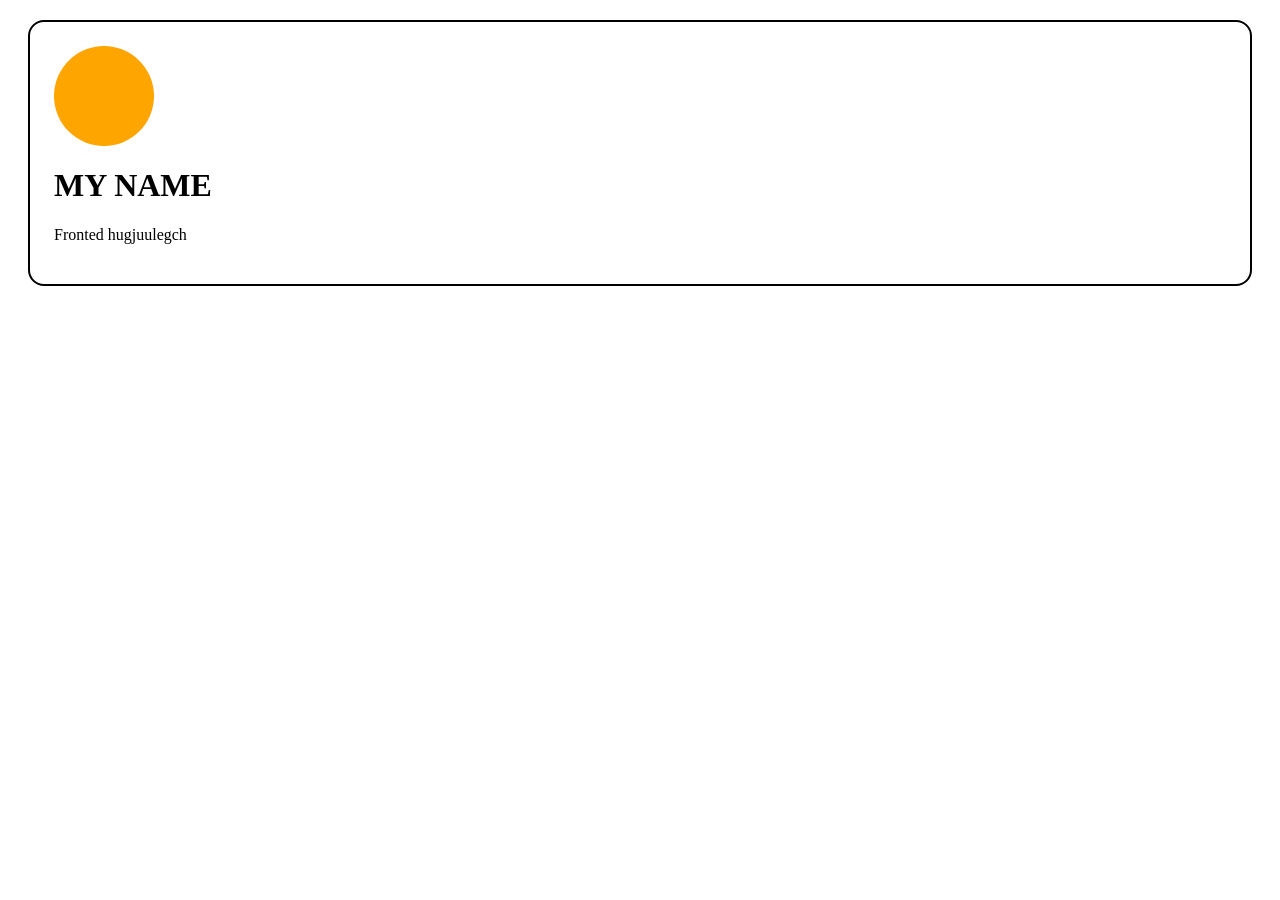
<file: day2/day2.html>
<!doctype html>
<html lang="en">
  <head>
    <meta charset="UTF-8" />
    <meta name="viewport" content="width=device-width, initial-scale=1.0" />
    <title>Document</title>
  </head>
  <body>
    <div
      style="
        border: 2px solid;
        border-radius: 16px;
        padding: 24px;
        margin: 20px;
      "
    >
      <div
        style="
          background-color: orange;
          width: 100px;
          height: 100px;
          border-radius: 50%;
        "
      ></div>
      <h1>MY NAME</h1>
      <p>Fronted hugjuulegch</p>
    </div>
  </body>
</html>
</file>
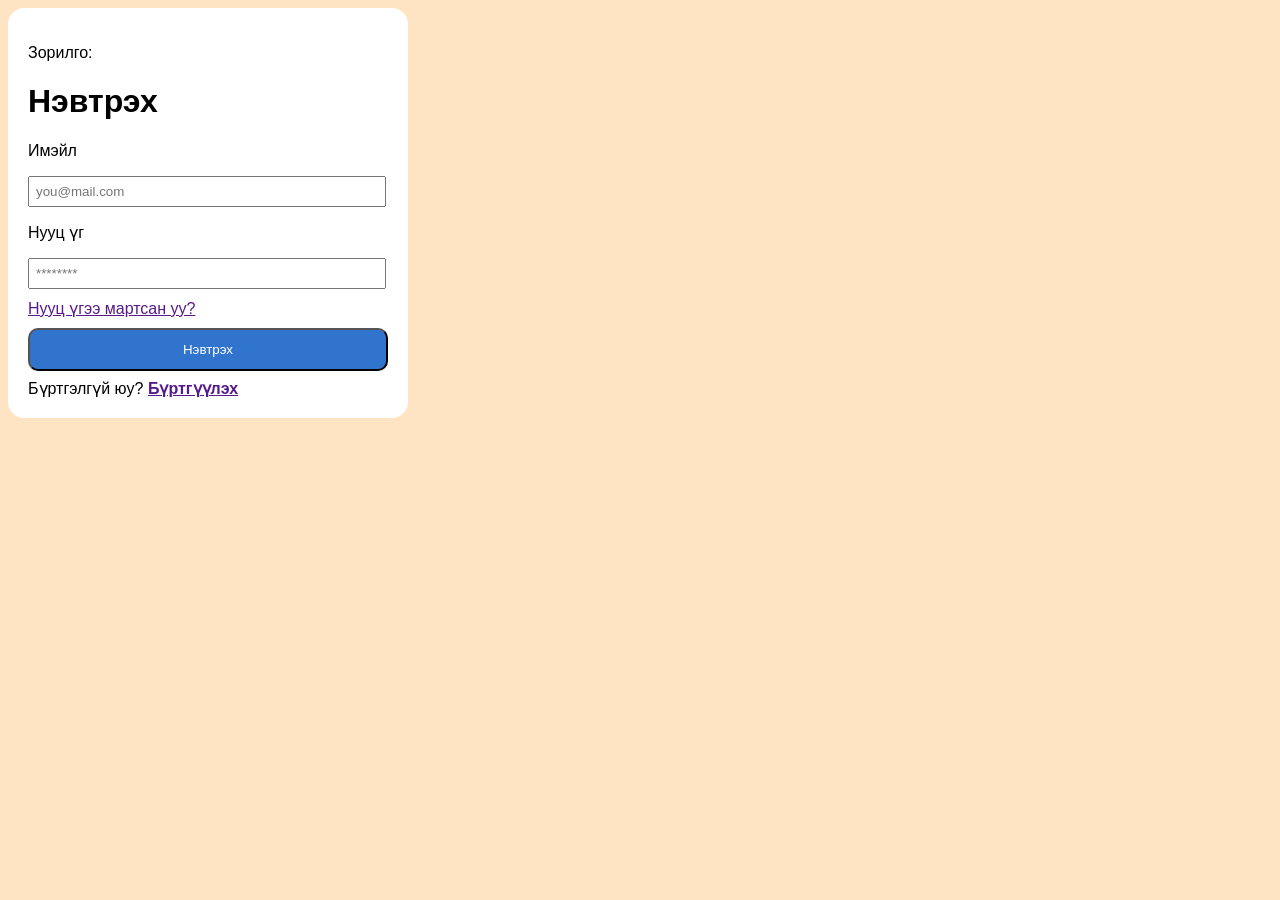
<file: day3/day3.html>
<!doctype html>
<html lang="en">
  <head>
    <meta charset="UTF-8" />
    <meta name="viewport" content="width=device-width, initial-scale=1.0" />
    <title>Document</title>
  </head>
  <body style="background-color: bisque; font-family: sans-serif">
    <div
      style="
        background-color: white;
        width: 360px;
        border-radius: 16px;
        padding: 20px 20px;
      "
    >
      <p>Зорилго:</p>
      <h1>Нэвтрэх</h1>
      <p>Имэйл</p>
      <input
        placeholder="you@mail.com"
        style="width: 342px; padding: 6px"
        type="email"
      />
      <p>Нууц үг</p>
      <input
        placeholder="********"
        style="display: block; width: 342px; padding: 6px"
        type="password"
      />
      <a href="" style="display: block; margin: 10px 0px"
        >Нууц үгээ мартсан уу?</a
      >
      <button
        style="
          width: 360px;
          padding: 12px;
          color: white;
          background-color: rgb(49, 116, 205);
          border-radius: 10px;
        "
      >
        Нэвтрэх
      </button>
      <div style="margin-top: 8px">
        <p style="display: inline">Бүртгэлгүй юу?</p>
        <a href="">
          <strong>Бүртгүүлэх</strong>
        </a>
      </div>
    </div>
  </body>
</html>
</file>
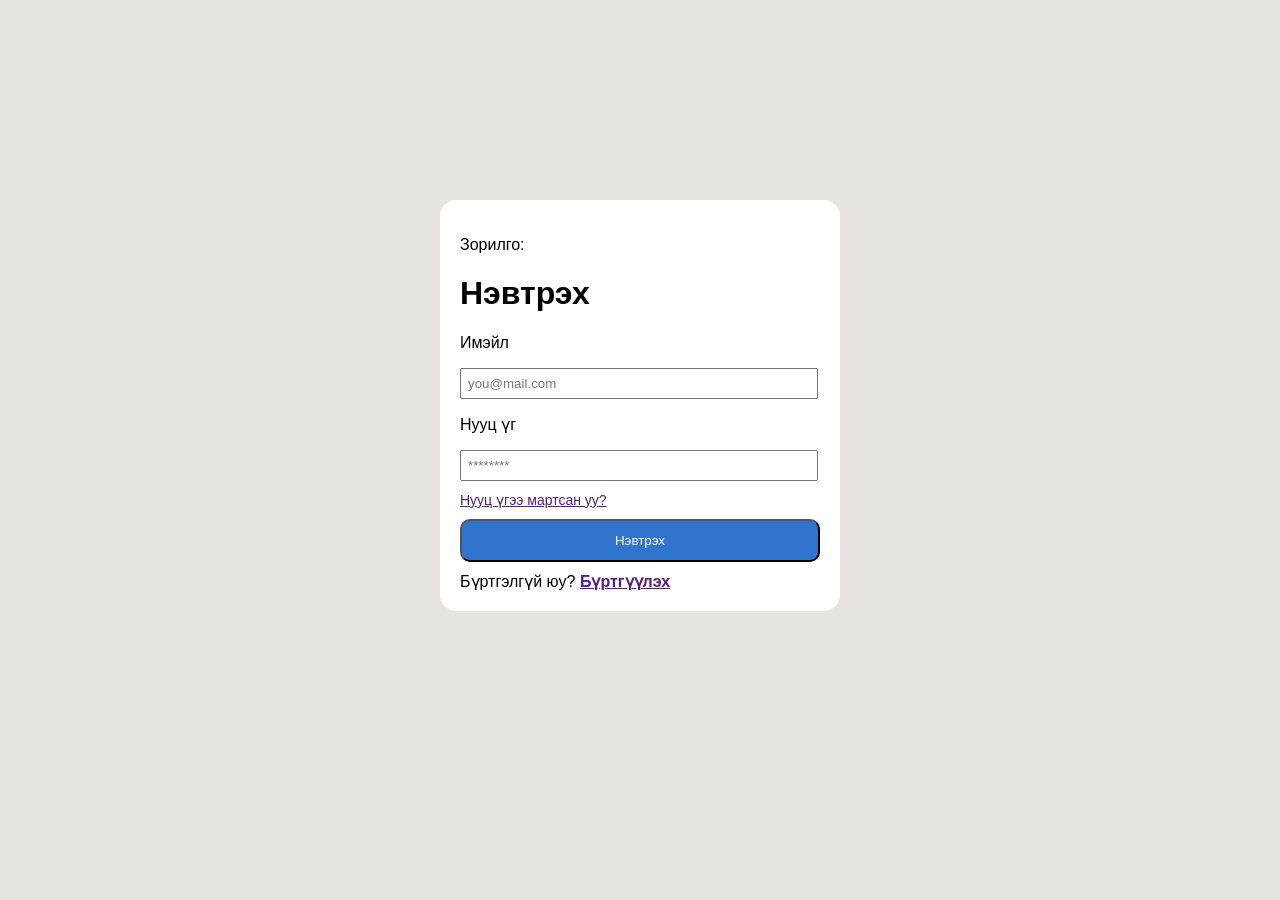
<file: day4.css/day4.html>
<!doctype html>
<html lang="en">
  <head>
    <meta charset="UTF-8" />
    <meta name="viewport" content="width=device-width, initial-scale=1.0" />
    <title>day4 style.css</title>
    <link rel="stylesheet" href="style.css" />
  </head>
  <body>
    <div class="huree">
      <p>Зорилго:</p>
      <h1>Нэвтрэх</h1>
      <p>Имэйл</p>
      <input type="email" placeholder="you@mail.com" />
      <p>Нууц үг</p>
      <input type="password" placeholder="********" />
      <a href="" class="repass">Нууц үгээ мартсан уу?</a>
      <button class="bt">Нэвтрэх</button>
      <div>
        <p style="display: inline">Бүртгэлгүй юу?</p>
        <a href="">
          <strong>Бүртгүүлэх</strong>
        </a>
      </div>
    </div>
  </body>
</html>
</file>
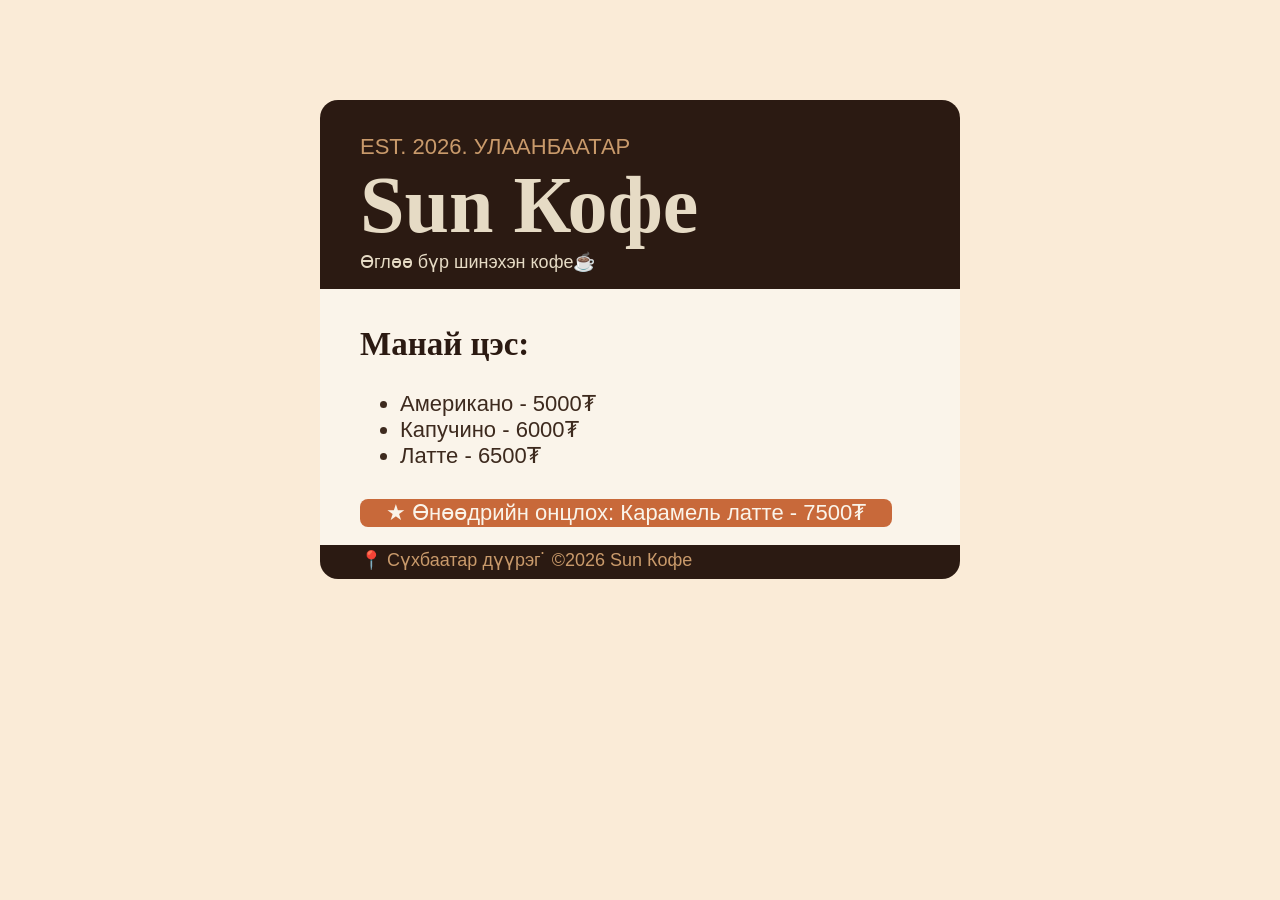
<file: day4.css/narcoffee.html>
<!doctype html>
<html lang="en">
  <head>
    <meta charset="UTF-8" />
    <meta name="viewport" content="width=device-width, initial-scale=1.0" />
    <title>narcoffee.com</title>
    <link rel="stylesheet" href="style1.css" />
  </head>
  <body>
    <div class="box">
        <div class="header">
        <h3>EST. 2026. УЛААНБААТАР</h3>
        <h1>Sun Кофе</h1>
        <p>Өглөө бүр шинэхэн кофе☕️</p>
        </div>
        <div class="body">
        <h2>Манай цэс:</h2>
        <ul class="list">
            <li>Американо - 5000₮</li>
            <li>Капучино - 6000₮</li>
            <li>Латте - 6500₮</li>
        </ul>
        <button class="special">★ Өнөөдрийн онцлох: Карамель латте - 7500₮</button>
        </div>
        <div class="footer"><p>📍 Сүхбаатар дүүрэг ̇ ©️2026 Sun Кофе</p></p></div>
    </div>
  </body>
</html>
</file>
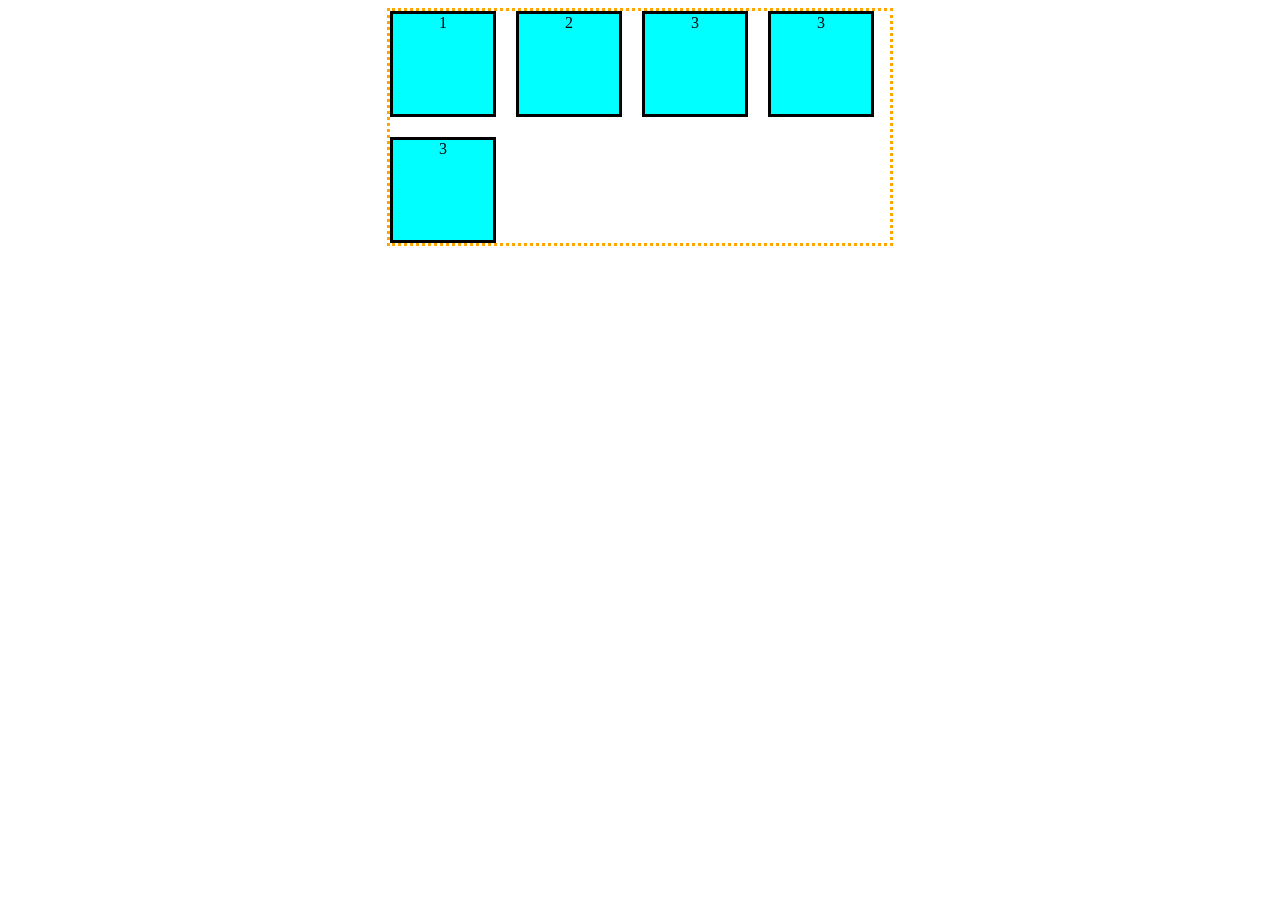
<file: day5.flex/flex.html>
<!doctype html>
<html lang="en">
  <head>
    <meta charset="UTF-8" />
    <meta name="viewport" content="width=device-width, initial-scale=1.0" />
    <title>FLEX</title>
    <link rel="stylesheet" href="style.css" />
  </head>
  <body>
    <div class="container">
      <div class="box">1</div>
      <div class="box">2</div>
      <div class="box">3</div>
      <div class="box">3</div>
      <div class="box">3</div>
    </div>
  </body>
</html>
</file>
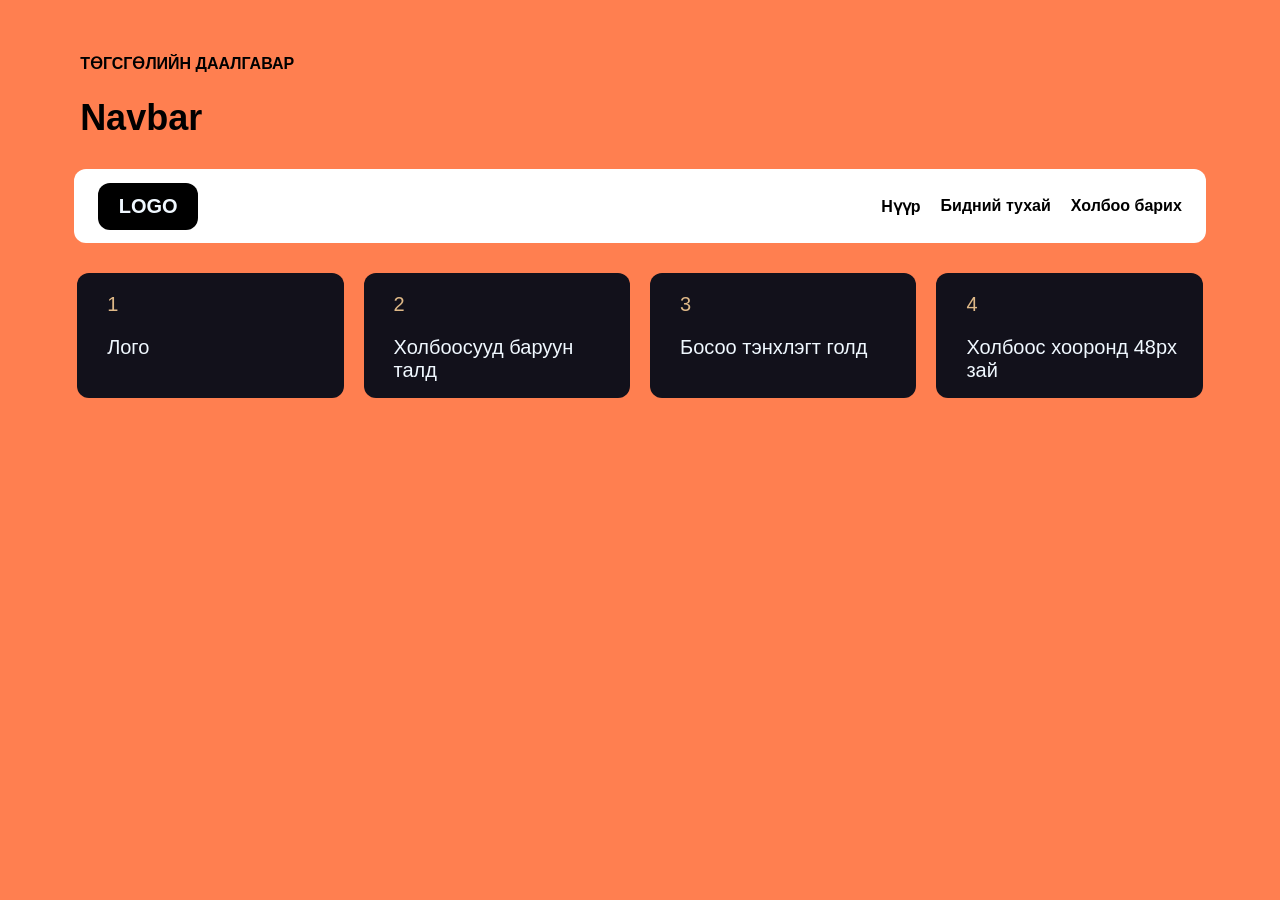
<file: day5.flex/navbar.html>
<!doctype html>
<html lang="en">
  <head>
    <meta charset="UTF-8" />
    <meta name="viewport" content="width=device-width, initial-scale=1.0" />
    <title>Navbar</title>
    <link rel="stylesheet" href="style1.css" />
  </head>
  <body>
    <p class="hd">ТӨГСГӨЛИЙН ДААЛГАВАР</p>
    <h1>Navbar</h1>
    <div class="container">
      <div class="logo">LOGO</div>
      <div class="menu">
        <div class="box">Нүүр</div>
        <div class="box">Бидний тухай</div>
        <div class="box">Холбоо барих</div>
      </div>
    </div>
    <div class="bottom-con">
      <div class="num-box">
        <p class="num">1</p>
        Лого
      </div>
      <div class="num-box">
        <p class="num">2</p>
        Холбоосууд баруун талд
      </div>
      <div class="num-box">
        <p class="num">3</p>
        Босоо тэнхлэгт голд
      </div>
      <div class="num-box">
        <p class="num">4</p>
        Холбоос хооронд 48px зай
      </div>
    </div>
  </body>
</html>
</file>
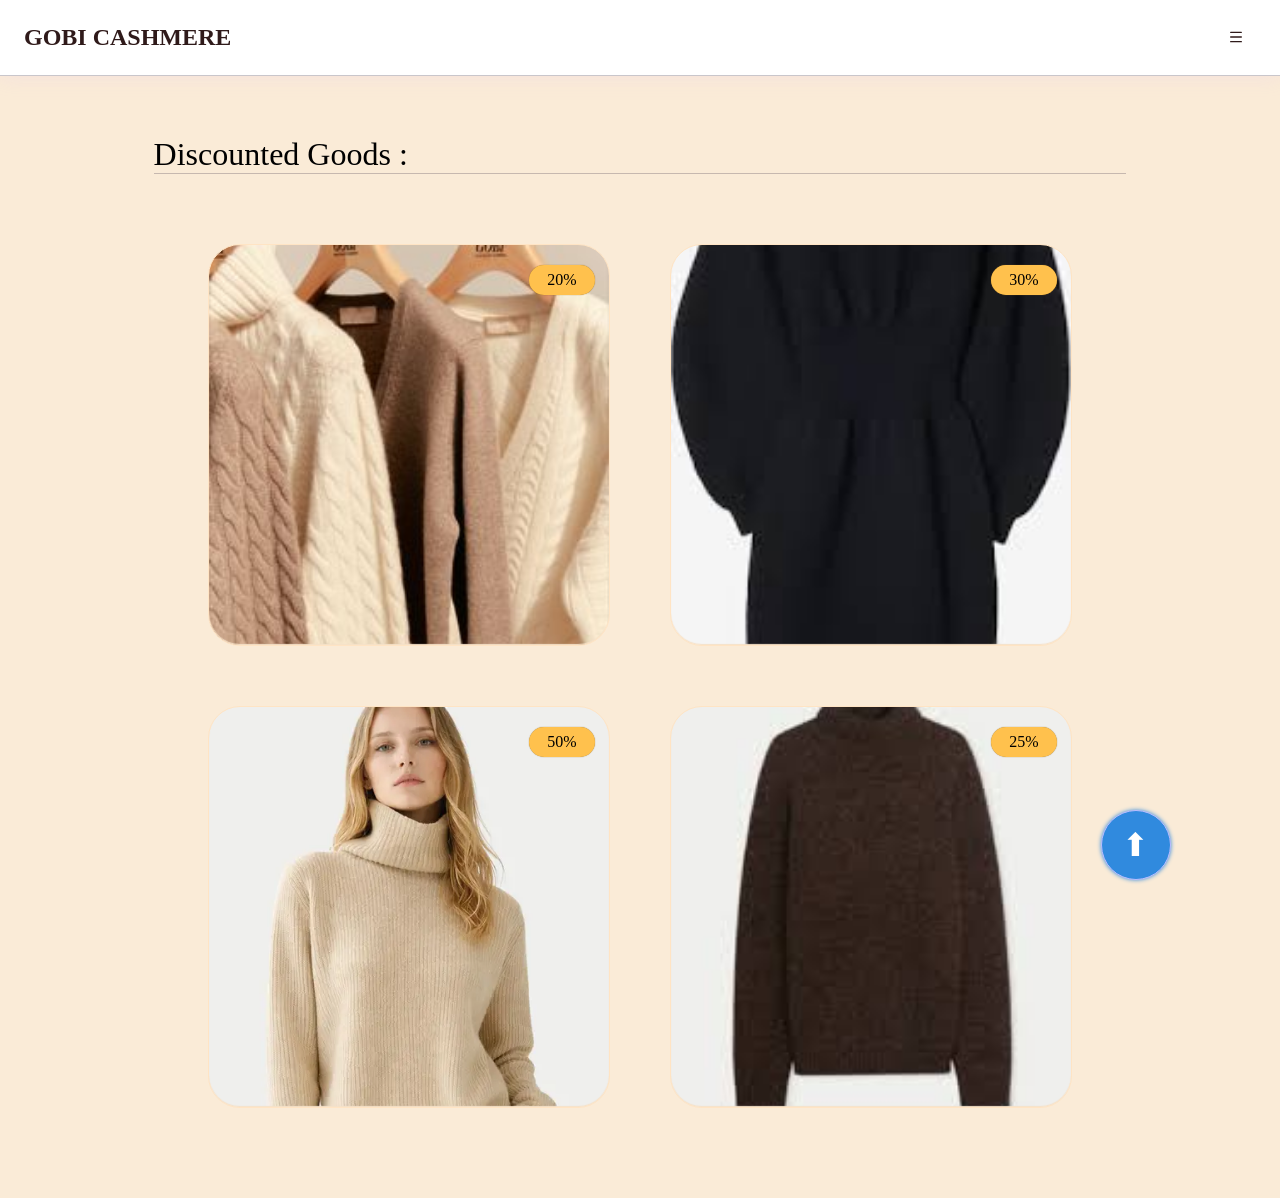
<file: day8.html/day8.html>
<!doctype html>
<html lang="en">
  <head>
    <meta charset="UTF-8" />
    <meta name="viewport" content="width=device-width, initial-scale=1.0" />
    <title>position</title>
    <link rel="stylesheet" href="style.css" />
  </head>
  <body>
    <header>
      <nav>GOBI CASHMERE</nav>
      <nav>
        <svg
          xmlns="http://www.w3.org/2000/svg"
          width="40"
          height="16"
          viewBox="0 0 24 24"
          fill="none"
          stroke="currentColor"
          stroke-width="2"
          stroke-linecap="round"
          stroke-linejoin="round"
          class="lucide lucide-menu preview-icon"
        >
          <path d="M4 5h16" />
          <path d="M4 12h16" />
          <path d="M4 19h16" />
        </svg>
      </nav>
    </header>
    <main>
      <article>Discounted Goods :</article>
      <div class="main">
        <div class="box" style="background-image: url(./20.jpg)">
          <div class="sale">20%</div>
        </div>
        <div class="box" style="background-image: url(./30.jpeg)">
          <div class="sale">30%</div>
        </div>
        <div class="box" style="background-image: url(./50%.webp)">
          <div class="sale">50%</div>
        </div>
        <div class="box" style="background-image: url(./40.jpeg)">
          <div class="sale">25%</div>
        </div>
      </div>
      <button class="up" href="">⬆</button>
    </main>
  </body>
</html>
</file>
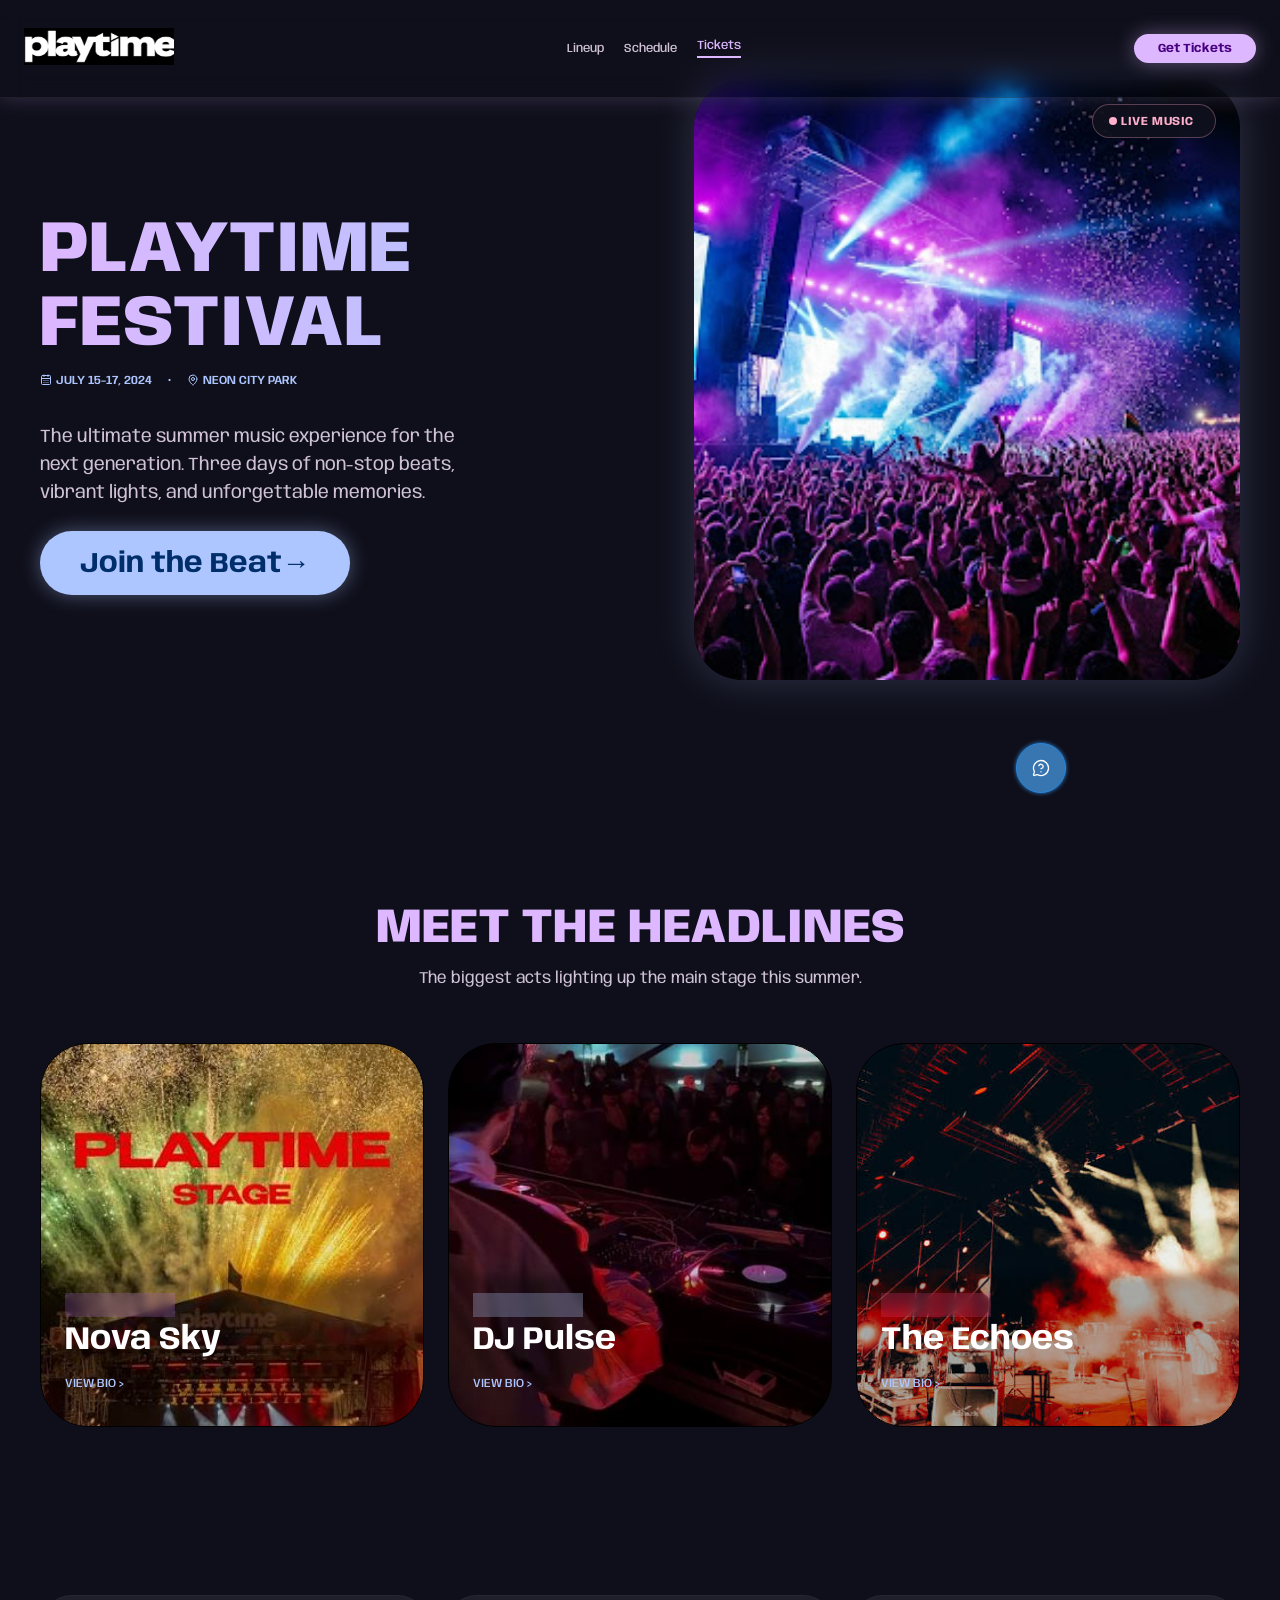
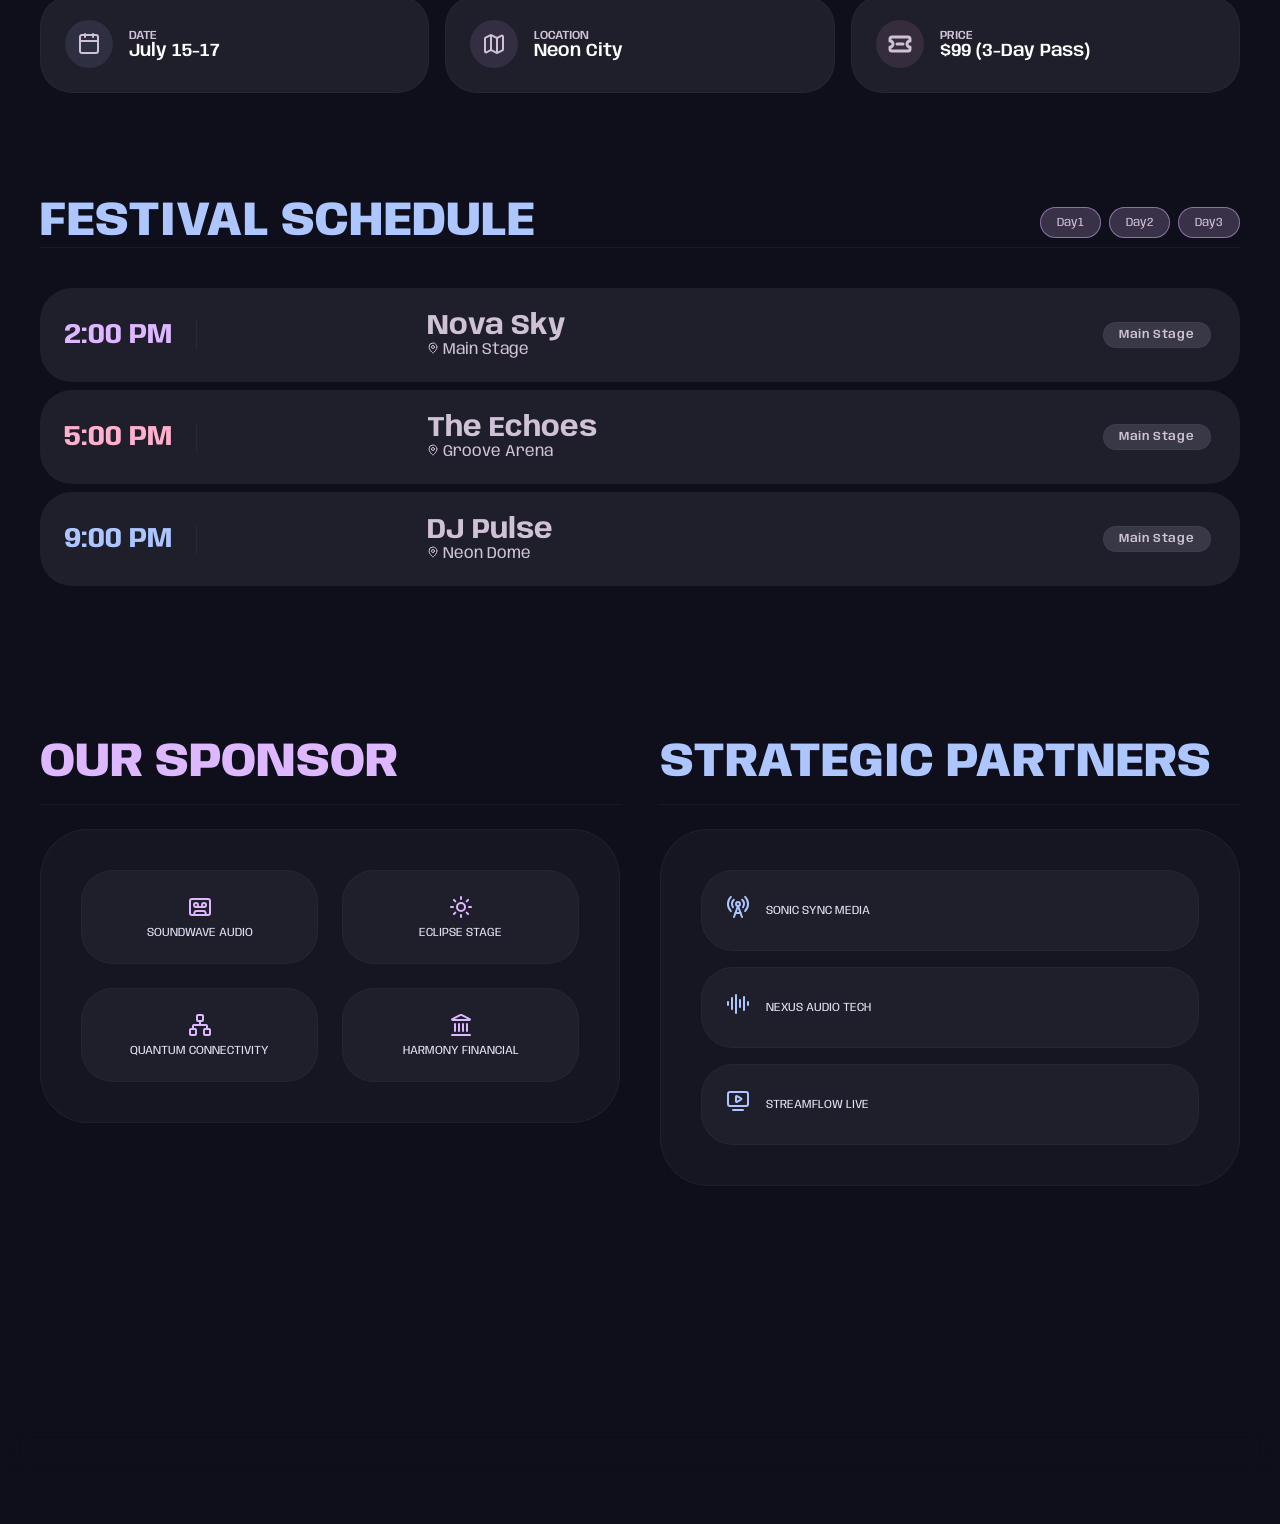
<file: Project1/project1.html>
<!doctype html>
<html lang="en">
  <head>
    <meta charset="UTF-8" />
    <meta name="viewport" content="width=device-width, initial-scale=1.0" />
    <title>PLAYTIME Festival</title>
    <link rel="preconnect" href="https://fonts.googleapis.com" />
    <link rel="preconnect" href="https://fonts.gstatic.com" crossorigin />
    <link
      href="https://fonts.googleapis.com/css2?family=Anybody:ital,wght@0,100..900;1,100..900&family=Montserrat:ital,wght@0,100..900;1,100..900&display=swap"
      rel="stylesheet"
    />
    <link rel="stylesheet" href="style.css" />
  </head>

  <body>
    <div class="main">
      <div class="header">
        <div>
          <img class="logo" src="./img/playtime-logo.png" alt="playtime" />
        </div>
        <div class="menu">
          <div>Lineup</div>
          <div>Schedule</div>
          <div class="buy-ticket" href="">Tickets</div>
        </div>
        <div class="get-tickets">Get Tickets</div>
      </div>
      <button class="up" href="">
        <svg
          xmlns="http://www.w3.org/2000/svg"
          width="18`"
          height="18"
          viewBox="0 0 24 24"
          fill="none"
          stroke="currentColor"
          stroke-width="1.75"
          stroke-linecap="round"
          stroke-linejoin="round"
          class="lucide lucide-message-circle-question-mark preview-icon"
        >
          <path
            d="M2.992 16.342a2 2 0 0 1 .094 1.167l-1.065 3.29a1 1 0 0 0 1.236 1.168l3.413-.998a2 2 0 0 1 1.099.092 10 10 0 1 0-4.777-4.719"
          />
          <path d="M9.09 9a3 3 0 0 1 5.83 1c0 2-3 3-3 3" />
          <path d="M12 17h.01" />
        </svg>
      </button>
      <div class="inner-body">
        <div class="hero-section">
          <div class="container">
            <div class="container-text">
              <h1 class="TEXT">PLAYTIME FESTIVAL</h1>
              <div class="container-p">
                <p>
                  <svg
                    xmlns="http://www.w3.org/2000/svg"
                    width="12"
                    height="12"
                    viewBox="0 0 24 24"
                    fill="none"
                    stroke="currentColor"
                    stroke-width="2"
                    stroke-linecap="round"
                    stroke-linejoin="round"
                    class="lucide lucide-calendar-days preview-icon"
                  >
                    <path d="M8 2v3" />
                    <path d="M16 2v3" />
                    <rect x="3" y="3" width="18" height="18" rx="2" />
                    <path d="M3 9h18" />
                    <path d="M8 13h.01" />
                    <path d="M12 13h.01" />
                    <path d="M16 13h.01" />
                    <path d="M8 17h.01" />
                    <path d="M12 17h.01" />
                    <path d="M16 17h.01" />
                  </svg>
                  JULY 15-17, 2024
                </p>
                <p>•</p>
                <p>
                  <svg
                    xmlns="http://www.w3.org/2000/svg"
                    width="12"
                    height="12"
                    viewBox="0 0 24 24"
                    fill="none"
                    stroke="currentColor"
                    stroke-width="2"
                    stroke-linecap="round"
                    stroke-linejoin="round"
                    class="lucide lucide-map-pin preview-icon"
                  >
                    <path
                      d="M20 10c0 4.993-5.539 10.193-7.399 11.799a1 1 0 0 1-1.202 0C9.539 20.193 4 14.993 4 10a8 8 0 0 1 16 0"
                    />
                    <circle cx="12" cy="10" r="3" />
                  </svg>
                  NEON CITY PARK
                </p>
              </div>
            </div>
            <div class="under-text">
              The ultimate summer music experience for the next generation.
              Three days of non-stop beats, vibrant lights, and unforgettable
              memories.
            </div>
            <button class="bottom-container">Join the Beat→</button>
          </div>
          <div
            class="container-img"
            style="background-image: url(./img/livemusic.jpg)"
          >
            <div class="live">
              <div class="dot"></div>
              <p>Live music</p>
            </div>
          </div>
        </div>

        <div class="lineup-section">
          <div class="lineup-upper">
            <h1 class="lineup-text">MEET THE HEADLINES</h1>
            <p class="lineup-p">
              The biggest acts lighting up the main stage this summer.
            </p>
          </div>
          <div class="lineup-content">
            <div
              class="lineup-img"
              style="background-image: url(./img/ptstage.jpeg)"
            >
              <div class="img-text">
                <div class="but" style="color: pink; background: #b76dff33">
                  Pop /Synth
                </div>
                <h2>Nova Sky</h2>

                <p>VIEW BIO ></p>
              </div>
            </div>
            <div
              class="lineup-img"
              style="background-image: url(./img/dj.jpeg)"
            >
              <div class="img-text">
                <div
                  class="but"
                  style="background: #b1c5f34d; color: rgb(62, 125, 213)"
                >
                  EDM /House
                </div>
                <h2>DJ Pulse</h2>
                <p>VIEW BIO ></p>
              </div>
            </div>
            <div
              class="lineup-img"
              style="background-image: url(./img/rock.jpeg)"
            >
              <div class="img-text">
                <div
                  class="but"
                  style="background: #f751a133; color: rgb(230, 78, 72)"
                >
                  Indie Rock
                </div>
                <h2>The Echoes</h2>
                <p>VIEW BIO ></p>
              </div>
            </div>
          </div>
        </div>

        <div class="event-info-section">
          <div class="info">
            <div class="info-zone" style="background-color: #adc6ff1a">
              <svg
                xmlns="http://www.w3.org/2000/svg"
                width="24"
                height="24"
                viewBox="0 0 24 24"
                fill="none"
                stroke="currentColor"
                stroke-width="2"
                stroke-linecap="round"
                stroke-linejoin="round"
                class="lucide lucide-calendar preview-icon"
              >
                <path d="M8 2v3" />
                <path d="M16 2v3" />
                <rect x="3" y="3" width="18" height="18" rx="2" />
                <path d="M3 9h18" />
              </svg>
            </div>
            <div class="info-text">
              <p>DATE</p>
              <h4>July 15-17</h4>
            </div>
          </div>
          <div class="info">
            <div class="info-zone" style="background-color: #ddb7ff1a">
              <svg
                xmlns="http://www.w3.org/2000/svg"
                width="24"
                height="24"
                viewBox="0 0 24 24"
                fill="none"
                stroke="currentColor"
                stroke-width="2"
                stroke-linecap="round"
                stroke-linejoin="round"
                class="lucide lucide-map preview-icon"
              >
                <path
                  d="M14.106 5.553a2 2 0 0 0 1.788 0l3.659-1.83A1 1 0 0 1 21 4.619v12.764a1 1 0 0 1-.553.894l-4.553 2.277a2 2 0 0 1-1.788 0l-4.212-2.106a2 2 0 0 0-1.788 0l-3.659 1.83A1 1 0 0 1 3 19.381V6.618a1 1 0 0 1 .553-.894l4.553-2.277a2 2 0 0 1 1.788 0z"
                />
                <path d="M15 5.764v15" />
                <path d="M9 3.236v15" />
              </svg>
            </div>
            <div class="info-text">
              <p>LOCATION</p>
              <h4>Neon City</h4>
            </div>
          </div>
          <div class="info">
            <div class="info-zone" style="background-color: #ffb0cd1a">
              <svg
                xmlns="http://www.w3.org/2000/svg"
                width="24"
                height="24"
                viewBox="0 0 24 24"
                fill="none"
                stroke="currentColor"
                stroke-width="3"
                stroke-linecap="round"
                stroke-linejoin="round"
                class="lucide lucide-ticket-minus preview-icon"
              >
                <path
                  d="M2 9a3 3 0 0 1 0 6v2a2 2 0 0 0 2 2h16a2 2 0 0 0 2-2v-2a3 3 0 0 1 0-6V7a2 2 0 0 0-2-2H4a2 2 0 0 0-2 2Z"
                />
                <path d="M9 12h6" />
              </svg>
            </div>
            <div class="info-text">
              <p>PRICE</p>
              <h4>$99 (3-Day Pass)</h4>
            </div>
          </div>
        </div>

        <div class="schedule-section">
          <div class="fest-intro">
            <div class="sche-headline">FESTIVAL SCHEDULE</div>
            <div class="select-day">
              <div class="sche-day">Day1</div>
              <div class="sche-day">Day2</div>
              <div class="sche-day">Day3</div>
            </div>
          </div>

          <div class="sche-bottom">
            <div class="schedule-info">
              <div class="sche-time" style="color: #ddb7ff">2:00 PM</div>
              <div class="sche-lm">
                <div class="sche-loc">
                  <h4>Nova Sky</h4>
                  <p>
                    <svg
                      xmlns="http://www.w3.org/2000/svg"
                      width="12"
                      height="12"
                      viewBox="0 0 24 24"
                      fill="none"
                      stroke="currentColor"
                      stroke-width="2"
                      stroke-linecap="round"
                      stroke-linejoin="round"
                      class="lucide lucide-map-pin preview-icon"
                    >
                      <path
                        d="M20 10c0 4.993-5.539 10.193-7.399 11.799a1 1 0 0 1-1.202 0C9.539 20.193 4 14.993 4 10a8 8 0 0 1 16 0"
                      />
                      <circle cx="12" cy="10" r="3" />
                    </svg>
                    Main Stage
                  </p>
                </div>
                <div class="sche-mainstage">Main Stage</div>
              </div>
            </div>
            <div class="schedule-info">
              <div class="sche-time" style="color: #ffb0cd">5:00 PM</div>
              <div class="sche-lm">
                <div class="sche-loc">
                  <h4>The Echoes</h4>
                  <p>
                    <svg
                      xmlns="http://www.w3.org/2000/svg"
                      width="12"
                      height="12"
                      viewBox="0 0 24 24"
                      fill="none"
                      stroke="currentColor"
                      stroke-width="2"
                      stroke-linecap="round"
                      stroke-linejoin="round"
                      class="lucide lucide-map-pin preview-icon"
                    >
                      <path
                        d="M20 10c0 4.993-5.539 10.193-7.399 11.799a1 1 0 0 1-1.202 0C9.539 20.193 4 14.993 4 10a8 8 0 0 1 16 0"
                      />
                      <circle cx="12" cy="10" r="3" />
                    </svg>
                    Groove Arena
                  </p>
                </div>
                <div class="sche-mainstage">Main Stage</div>
              </div>
            </div>
            <div class="schedule-info">
              <div class="sche-time" style="color: #adc6ff">9:00 PM</div>
              <div class="sche-lm">
                <div class="sche-loc">
                  <h4>DJ Pulse</h4>
                  <p>
                    <svg
                      xmlns="http://www.w3.org/2000/svg"
                      width="12"
                      height="12"
                      viewBox="0 0 24 24"
                      fill="none"
                      stroke="currentColor"
                      stroke-width="2"
                      stroke-linecap="round"
                      stroke-linejoin="round"
                      class="lucide lucide-map-pin preview-icon"
                    >
                      <path
                        d="M20 10c0 4.993-5.539 10.193-7.399 11.799a1 1 0 0 1-1.202 0C9.539 20.193 4 14.993 4 10a8 8 0 0 1 16 0"
                      />
                      <circle cx="12" cy="10" r="3" />
                    </svg>
                    Neon Dome
                  </p>
                </div>
                <div class="sche-mainstage">Main Stage</div>
              </div>
            </div>
          </div>
        </div>

        <div class="snp-section">
          <div class="snp-left">
            <div class="snp-text">OUR SPONSOR</div>
            <div class="left-box">
              <div class="snp-left-box">
                <h4>
                  <svg
                    xmlns="http://www.w3.org/2000/svg"
                    width="24"
                    height="24"
                    viewBox="0 0 24 24"
                    fill="none"
                    stroke="currentColor"
                    stroke-width="2"
                    stroke-linecap="round"
                    stroke-linejoin="round"
                    class="lucide lucide-cassette-tape preview-icon"
                  >
                    <rect width="20" height="16" x="2" y="4" rx="2" />
                    <circle cx="8" cy="10" r="2" />
                    <path d="M8 12h8" />
                    <circle cx="16" cy="10" r="2" />
                    <path
                      d="m6 20 .7-2.9A1.4 1.4 0 0 1 8.1 16h7.8a1.4 1.4 0 0 1 1.4 1l.7 3"
                    />
                  </svg>
                </h4>
                <p>SOUNDWAVE AUDIO</p>
              </div>
              <div class="snp-left-box">
                <h4>
                  <svg
                    xmlns="http://www.w3.org/2000/svg"
                    width="24"
                    height="24"
                    viewBox="0 0 24 24"
                    fill="none"
                    stroke="currentColor"
                    stroke-width="2"
                    stroke-linecap="round"
                    stroke-linejoin="round"
                    class="lucide lucide-sun preview-icon"
                  >
                    <circle cx="12" cy="12" r="4" />
                    <path d="M12 2v2" />
                    <path d="M12 20v2" />
                    <path d="m4.93 4.93 1.41 1.41" />
                    <path d="m17.66 17.66 1.41 1.41" />
                    <path d="M2 12h2" />
                    <path d="M20 12h2" />
                    <path d="m6.34 17.66-1.41 1.41" />
                    <path d="m19.07 4.93-1.41 1.41" />
                  </svg>
                </h4>
                <p>ECLIPSE STAGE</p>
              </div>
              <div class="snp-left-box">
                <h4>
                  <svg
                    xmlns="http://www.w3.org/2000/svg"
                    width="24"
                    height="24"
                    viewBox="0 0 24 24"
                    fill="none"
                    stroke="currentColor"
                    stroke-width="2"
                    stroke-linecap="round"
                    stroke-linejoin="round"
                    class="lucide lucide-network preview-icon"
                  >
                    <rect x="16" y="16" width="6" height="6" rx="1" />
                    <rect x="2" y="16" width="6" height="6" rx="1" />
                    <rect x="9" y="2" width="6" height="6" rx="1" />
                    <path d="M5 16v-3a1 1 0 0 1 1-1h12a1 1 0 0 1 1 1v3" />
                    <path d="M12 12V8" />
                  </svg>
                </h4>
                <p>QUANTUM CONNECTIVITY</p>
              </div>
              <div class="snp-left-box">
                <h4>
                  <svg
                    xmlns="http://www.w3.org/2000/svg"
                    width="24"
                    height="24"
                    viewBox="0 0 24 24"
                    fill="none"
                    stroke="currentColor"
                    stroke-width="2"
                    stroke-linecap="round"
                    stroke-linejoin="round"
                    class="lucide lucide-landmark preview-icon"
                  >
                    <path d="M10 18v-7" />
                    <path
                      d="M11.119 2.205a2 2 0 0 1 1.762 0l7.84 3.846A.5.5 0 0 1 20.5 7h-17a.5.5 0 0 1-.22-.949z"
                    />
                    <path d="M14 18v-7" />
                    <path d="M18 18v-7" />
                    <path d="M3 22h18" />
                    <path d="M6 18v-7" />
                  </svg>
                </h4>
                <p>HARMONY FINANCIAL</p>
              </div>
            </div>
          </div>
          <div class="snp-right">
            <div class="snp-text">STRATEGIC PARTNERS</div>
            <div class="right-box">
              <div class="snp-right-box">
                <h4>
                  <svg
                    xmlns="http://www.w3.org/2000/svg"
                    width="24"
                    height="24"
                    viewBox="0 0 24 24"
                    fill="none"
                    stroke="currentColor"
                    stroke-width="2"
                    stroke-linecap="round"
                    stroke-linejoin="round"
                    class="lucide lucide-radio-tower preview-icon"
                  >
                    <path d="M4.9 16.1C1 12.2 1 5.8 4.9 1.9" />
                    <path d="M7.8 4.7a6.14 6.14 0 0 0-.8 7.5" />
                    <circle cx="12" cy="9" r="2" />
                    <path d="M16.2 4.8c2 2 2.26 5.11.8 7.47" />
                    <path d="M19.1 1.9a9.96 9.96 0 0 1 0 14.1" />
                    <path d="M9.5 18h5" />
                    <path d="m8 22 4-11 4 11" />
                  </svg>
                </h4>
                <p>SONIC SYNC MEDIA</p>
              </div>
              <div class="snp-right-box">
                <h4>
                  <svg
                    xmlns="http://www.w3.org/2000/svg"
                    width="24"
                    height="24"
                    viewBox="0 0 24 24"
                    fill="none"
                    stroke="currentColor"
                    stroke-width="2"
                    stroke-linecap="round"
                    stroke-linejoin="round"
                    class="lucide lucide-audio-lines preview-icon"
                  >
                    <path d="M2 10v3" />
                    <path d="M6 6v11" />
                    <path d="M10 3v18" />
                    <path d="M14 8v7" />
                    <path d="M18 5v13" />
                    <path d="M22 10v3" />
                  </svg>
                </h4>
                <p>NEXUS AUDIO TECH</p>
              </div>
              <div class="snp-right-box">
                <h4>
                  <svg
                    xmlns="http://www.w3.org/2000/svg"
                    width="24"
                    height="24"
                    viewBox="0 0 24 24"
                    fill="none"
                    stroke="currentColor"
                    stroke-width="2"
                    stroke-linecap="round"
                    stroke-linejoin="round"
                    class="lucide lucide-tv-minimal-play preview-icon"
                  >
                    <path
                      d="M15.033 9.44a.647.647 0 0 1 0 1.12l-4.065 2.352a.645.645 0 0 1-.968-.56V7.648a.645.645 0 0 1 .967-.56z"
                    />
                    <path d="M7 21h10" />
                    <rect width="20" height="14" x="2" y="3" rx="2" />
                  </svg>
                </h4>
                <p>STREAMFLOW LIVE</p>
              </div>
            </div>
          </div>
        </div>
      </div>

      <div class="footer-r">
        <div class="footer">
          <div>
            <img class="logo" src="./img/playtime-logo.png" alt="playtime" />
          </div>
          <div class="footer-text">
            2024 NEON BEAT FESTIVAL. ALL RIGHTS RESERVED.
          </div>
          <div class="footer-privacy">
            <p class="footer-corner">Privacy</p>
            <p class="footer-corner">Terms</p>
            <p class="footer-corner">Safety</p>
          </div>
        </div>
      </div>
    </div>
  </body>
</html>
</file>
<file: day4.css/style.css>
body {
  background-color: rgb(229, 228, 225);
}
.huree {
  background-color: white;
  width: 360px;
  border-radius: 16px;
  padding: 20px 20px;
  font-family: sans-serif;
  margin: auto;
  margin-top: 200px;
}
input {
  display: block;
  width: 342px;
  padding: 6px;
  margin: 10px 0px;
}
.bt {
  width: 360px;
  padding: 12px;
  color: white;
  background-color: rgb(49, 116, 205);
  border-radius: 10px;
  margin: 10px 0px;
}
.repass {
  font-size: 14px;
}
</file>
<file: day4.css/style1.css>
body {
  background-color: antiquewhite;
}
.box {
  background-color: #2b1a12;
  margin: 100px auto;
  width: 640px;
  border-radius: 18px;
}
.header {
  padding: 12px 40px;
  color: rgb(230, 219, 197);
}
.body {
  background-color: #faf4ea;
  padding: 10px 40px;
  font-family: serif;
  font-size: 22px;
}
.footer {
  color: #c99a6b;
  font-size: 16px;
  padding: 4px 40px;
}
h1 {
  font-size: 80px;
  margin: 0%;
}
h2 {
  color: #2b1a12;
}
h3 {
  color: #c99a6b;
  font-family: sans-serif;
  font-size: 22px;
  margin-bottom: 0%;
  font-weight: 200;
}
.list {
  color: #3d2a1e;
}
.special {
  background-color: #c8693a;
  color: #faf4ea;
  border: 0px;
  border-radius: 8px;
  width: 95%;
  font-size: 22px;
  font-weight: 200;
  margin: 8px auto;
}
p {
  font-size: 18px;
  margin: 0%;
  margin-bottom: 4px;
  font-family: sans-serif;
  font-weight: 100;
}
li {
  font-family: sans-serif;
  font-weight: 200;
}
</file>
<file: day5.flex/style.css>
.container {
  width: 500px;
  border: dotted orange;
  display: flex;
  margin: auto;
  gap: 20px;
  flex-wrap: wrap;
}
.box {
  background-color: aqua;
  border: solid black;
  width: 100px;
  height: 100px;
  text-align: center;
}
</file>
<file: day5.flex/style1.css>
body {
  background-color: coral;
  font-family: sans-serif;
  padding: 30px;
}
.container {
  width: 90%;
  margin: auto;
  background-color: white;
  display: flex;
  border-radius: 12px;
  justify-content: space-between;
  padding: 12px 24px;
  height: 50px;
  align-items: center;
  margin: 30px auto;
}
.logo {
  width: 100px;
  background-color: black;
  color: aliceblue;
  border-radius: 12px;
  text-align: center;
  font-weight: 600;
  font-size: 20px;
  padding: 12px 0;
}
.menu {
  display: flex;
  gap: 20px;
  font-weight: 600;
}
.bottom-con {
  width: 93.5%;
  margin: auto;
  display: flex;
  justify-content: space-between;
  padding: 0%;
  gap: 20px;
}
.num-box {
  width: 23%;
  background-color: rgb(18, 17, 27);
  border-radius: 12px;
  color: aliceblue;
  font-size: 20px;
  padding: 0px 16px 16px 30px;
}
h1 {
  margin-left: 3.5%;
  font-size: 36px;
}
.hd {
  margin-left: 3.5%;
  font-weight: 600;
}
.num {
  font-weight: 400;
  color: burlywood;
}
</file>
<file: day8.html/style.css>
body {
  margin: 0;
  background-color: antiquewhite;
}
header {
  display: flex;
  justify-content: space-between;
  border-bottom: 1px solid #4d43544d;
  box-shadow: 0px 0px 20px 0px #ddb7ff33;
  backdrop-filter: blur(10px);
  padding: 24px 24px;
  align-items: center;
  background-color: white;
}
header nav {
  font-size: 24px;
  font-weight: 600;
  color: rgb(47, 26, 26);
}
main {
  margin: 60px auto;
}
article {
  margin: auto;
  width: 76%;
  font-size: 32px;
  font-weight: 400;
  border-bottom: 1px solid #4d43544d;
}
.main {
  margin: 40px auto;
  width: 1200px;
  display: flex;
  flex-wrap: wrap;
  align-items: center;
  justify-content: center;
  position: relative;
}
.box {
  width: 400px;
  height: 400px;
  position: relative;
  border-radius: 32px;
  background-color: bisque;
  margin: 30px;
  box-shadow: inset 0 -1px 1px 0px rgb(245, 225, 200);
  background-position: center;
  background-size: cover;
  border: 1px solid bisque;
}
.sale {
  display: flex;
  align-items: center;
  justify-content: center;
  width: 66px;
  height: 30px;
  background-color: rgb(255, 193, 77);
  box-shadow: 0 0 1px 0 rgb(146, 105, 30);
  backdrop-filter: blur(12px);
  font-size: 16px;
  position: absolute;
  border-radius: 9999px;
  top: 20px;
  left: 80%;
}
.up {
  border: 1px solid rgb(188, 188, 255);
  width: 70px;
  height: 70px;
  border-radius: 9999px;
  display: flex;
  align-items: center;
  justify-content: center;
  background-color: rgb(48, 138, 222);
  backdrop-filter: blur(4 px);
  position: fixed;
  font-size: 32px;
  color: white;
  top: 90%;
  left: 86%;
  box-shadow: 0 0 4px 0 rgb(48, 138, 222);
}
</file>
<file: Project1/style.css>
body {
  background-color: black;
  font-family: "Anybody";
  margin: 0;
}
.main {
  width: 1280px;
  margin: auto;
  background-color: #0f0f1b;
  color: #cfc2d6;
  position: relative;
}
.logo {
  width: 150px;
  height: 37px;
}
.inner-body {
  width: 1200px;
  margin: auto;
  display: flex;
  flex-direction: column;
  gap: 80px;
}
/*upppp*/
.up {
  border: 1px solid rgb(41, 132, 218);
  width: 50px;
  height: 50px;
  border-radius: 9999px;
  display: flex;
  align-items: center;
  justify-content: center;
  background-color: rgb(56, 118, 177);
  backdrop-filter: blur(4px);
  position: fixed;
  color: white;
  top: 82.5%;
  left: 79.4%;
  box-shadow: 0 0 4px 0 rgb(48, 138, 222);
}

/* HEADER */
.header {
  position: fixed;
  width: 1232px;
  height: 69px;
  display: flex;
  justify-content: space-between;
  border-bottom: 1px solid #4d43544d;
  box-shadow: 0px 0px 20px 0px #ddb7ff33;
  backdrop-filter: blur(12px);
  padding: 14px 24px;
  align-items: center;
}
.menu {
  display: flex;
  align-items: center;
  gap: 20px;
  font-size: 12px;
  font-weight: 500;
}
.get-tickets {
  background-color: #ddb7ff;
  padding: 8px 24px;
  color: #490080;
  border-radius: 9999px;
  box-shadow: 0px 0px 20px 0px #ddb7ff66;
  font-size: 12px;
  font-weight: 700;
}
.buy-ticket {
  color: #ddb7ff;
  border-bottom: 2px solid #ddb7ff;
  padding-bottom: 4px;
}

/* HERO SECTION */
.hero-section {
  display: flex;
  justify-content: space-between;
  margin-top: 80px;
  gap: 40px;
}
.container {
  margin: auto 0px;
  gap: 24px;
}
.TEXT {
  font-size: 72px;
  font-weight: 800;
  color: transparent;
  background-clip: text;
  flex-wrap: wrap;
  margin-bottom: 0;
  background-image: linear-gradient(90deg, #ddb7ff 0%, #adc6ff 100%);
}
.under-text {
  font-size: 18px;
  font-weight: 400;
  margin: 24px 0;
  width: 450px;
  line-height: 28px;
  gap: 8px;
}
.container-p {
  color: #adc6ff;
  font-size: 12px;
  font-weight: 600;
  display: flex;
  align-items: center;
  gap: 16px;
}
.container-p p {
  display: flex;
  align-items: center;
  gap: 4px;
}
.container-img {
  display: flex;
  justify-content: flex-end;
  width: 652px;
  height: 600px;
  border-radius: 48px;
  box-shadow: 0px 0px 40px 0px #adc6ff33;
  background-size: cover;
  background-position: center;
}
.live {
  margin: 24px;
  display: flex;
  align-items: center;
  gap: 4px;
  width: 90px;
  height: 16px;
  padding: 8px 16px;
  background-color: #12121ecc;
  border: 1px solid #ffb0cd4d;
  border-radius: 9999px;
  backdrop-filter: blur(12px);
  color: #ffb0cd;
}
.dot {
  background-color: #ffb0cd;
  width: 8px;
  height: 8px;
  border-radius: 9999px;
}
.live p {
  font-weight: 700;
  font-style: Bold;
  font-size: 12px;
  line-height: 16px;
  letter-spacing: 0.6px;
  vertical-align: middle;
  text-transform: uppercase;
  margin-top: 14px;
}
.bottom-container {
  border-radius: 9999px;
  background-color: #adc6ff;
  border: 0px;
  box-shadow: 0px 0px 20px 0px #adc6ff66;
  color: #002e6a;
  justify-content: center;
  text-align: center;
  font-size: 28px;
  padding: 16px 40px;
  font-weight: 700;
  font-family: "anybody";
}

/* LINEUP SECTION */
.lineup-section {
  padding: 112px 0px 64px 0px;
  display: flex;
  flex-direction: column;
  gap: 40px;
  align-items: center;
}
.lineup-upper {
  text-align: center;
  gap: 4px;
}
.lineup-text {
  font-size: 48px;
  font-weight: 800;
  color: #ddb7ff;
  margin-bottom: 0;
}
.lineup-p {
  color: #cfc2d6;
  font-size: 16px;
  font-weight: 400;
}
.lineup-content {
  display: flex;
  gap: 24px;
}
.lineup-img {
  width: 382px;
  height: 382px;
  border-radius: 48px;
  border: 1px solid #000000;
  box-shadow: inset 0px -150px 10px 0px #0000004d;
  background-position: center;
  background-size: cover;
  display: flex;
  align-items: end;
}
.img-text {
  padding: 24px;
  display: flex;
  flex-direction: column;
}
.but {
  width: 92px;
  font-size: 12px;
  text-align: center;
  border: 1px solid;
  border-radius: 9999px;
  backdrop-filter: blur(4px);
  padding: 4px 8px;
}
.img-text p {
  font-size: 12px;
  font-weight: 500;
  color: #adc6ff;
}
.img-text h2 {
  font-size: 32px;
  font-weight: 700;
  margin: 8px 0px;
  color: white;
}

/* EVENT INFO SECTION */
.event-info-section {
  padding-top: 24px;
  display: flex;
  justify-content: space-between;
  gap: 16px;
}
.info {
  width: 350px;
  padding: 24px;
  border-radius: 32px;
  background-color: #1f1e2b;
  border: 1px solid #4d435433;
  display: flex;
  align-items: center;
  gap: 16px;
}
.info-zone {
  width: 48px;
  height: 48px;
  border-radius: 9999px;
  display: flex;
  justify-content: center;
  align-items: center;
  background-color: #adc6ff1a;
}
.info-text p {
  font-size: 12px;
  font-weight: 600;
  margin: 0;
}
.info-text h4 {
  font-size: 18px;
  font-weight: 600;
  margin: 0%;
  color: white;
}

/* SCHEDULE SECTION */
.schedule-section {
  padding: 24px 0px;
  display: flex;
  flex-direction: column;
  gap: 40px;
}
.fest-intro {
  display: flex;
  justify-content: space-between;
  align-items: center;
  border-bottom: 1px solid #4d435433;
}
.sche-headline {
  color: #adc6ff;
  font-size: 48px;
  font-weight: 800;
}
.select-day {
  display: flex;
  font-size: 12px;
  gap: 8px;
}
.sche-day {
  background-color: #ddb7ff33;
  border-radius: 9999px;
  padding: 8px 16px;
  border: 1px solid #ddb7ff80;
}
.sche-bottom {
  width: 1200px;
  display: flex;
  flex-direction: column;
  gap: 8px;
}
.schedule-info {
  background-color: #1f1e2b;
  display: flex;
  align-items: center;
  gap: 20%;
  padding: 24px;
  border-radius: 32px;
}
.sche-time {
  font-size: 28px;
  font-weight: 700;
  margin: 0;
  border-right: 1px solid #4d43544d;
  padding-right: 24px;
}
.sche-lm {
  width: 68%;
  display: flex;
  align-items: center;
  justify-content: space-between;
}
.sche-loc {
  display: flex;
  flex-direction: column;
}
.sche-loc h4 {
  font-size: 28px;
  font-weight: 700;
  margin: 0;
}
.sche-loc p {
  font-size: 16px;
  font-weight: 400;
  margin: 0;
}
.sche-mainstage {
  font-weight: 600;
  font-style: Bold;
  font-size: 12px;
  line-height: 16px;
  letter-spacing: 0.6px;
  vertical-align: middle;
  background-color: #383846;
  border: 1px solid #4d435480;
  padding: 4px 8px;
  border-radius: 16px;
  width: 90px;
  text-align: center;
  margin: 0;
}

/* S&P section */

.snp-section {
  padding: 48px 0px;
  display: flex;
  justify-content: space-between;
  gap: 40px;
  margin-bottom: 120px;
}
.snp-text {
  font-size: 48px;
  font-weight: 800;
  padding-bottom: 16px;
  border-bottom: 1px solid #4d435433;
}
.snp-left {
  width: 580px;
  color: #ddb7ff;
  padding-bottom: 24px;
}
.left-box {
  margin: 24px 0 0 0;
  display: flex;
  flex-wrap: wrap;
  padding: 40px;
  border-radius: 48px;
  background-color: #1f1e2b80;
  border: 1px solid #4d435433;
  align-items: center;
  column-gap: 24px;
  row-gap: 24px;
}
.snp-left-box {
  background-color: #1f1e2b;
  padding: 24px;
  border: 1px solid #4d435433;
  border-radius: 32px;
  text-align: center;
  width: 187px;
}
.snp-left-box h4 {
  margin: 0%;
  font-size: 29.33px;
}
.snp-left-box p {
  margin: 0%;
  font-size: 12px;
  color: #e3e0f2;
}
.snp-right {
  color: #adc6ff;
  width: 580px;
}
.right-box {
  margin: 24px 0 0 0;
  padding: 40px;
  border-radius: 48px;
  background-color: #1f1e2b80;
  border: 1px solid #4d435433;
  display: flex;
  flex-direction: column;
  gap: 16px;
}
.snp-right-box {
  padding: 24px;
  display: flex;
  align-items: center;
  background-color: #1f1e2b;
  border: 1px solid #4d435433;
  border-radius: 32px;
  gap: 16px;
}
.snp-right-box h4 {
  margin: 0%;
  font-size: 29.33px;
}
.snp-right-box p {
  margin: 0%;
  font-size: 12px;
  color: #e3e0f2;
}

/* FOOTER */
.footer-r {
  padding: 64px 0px 40px 0px;
}
.footer {
  width: fill;
  display: flex;
  justify-content: space-between;
  border-top: 1px solid #4d43544d;
  backdrop-filter: blur(12px);
  padding: 24px 24px 0px 24px;
  align-items: center;
}
.foote-text {
  font-size: 16px;
  font-weight: 200;
}
.footer-privacy {
  display: flex;
  gap: 8px;
  font-size: 12px;
}
</file>
